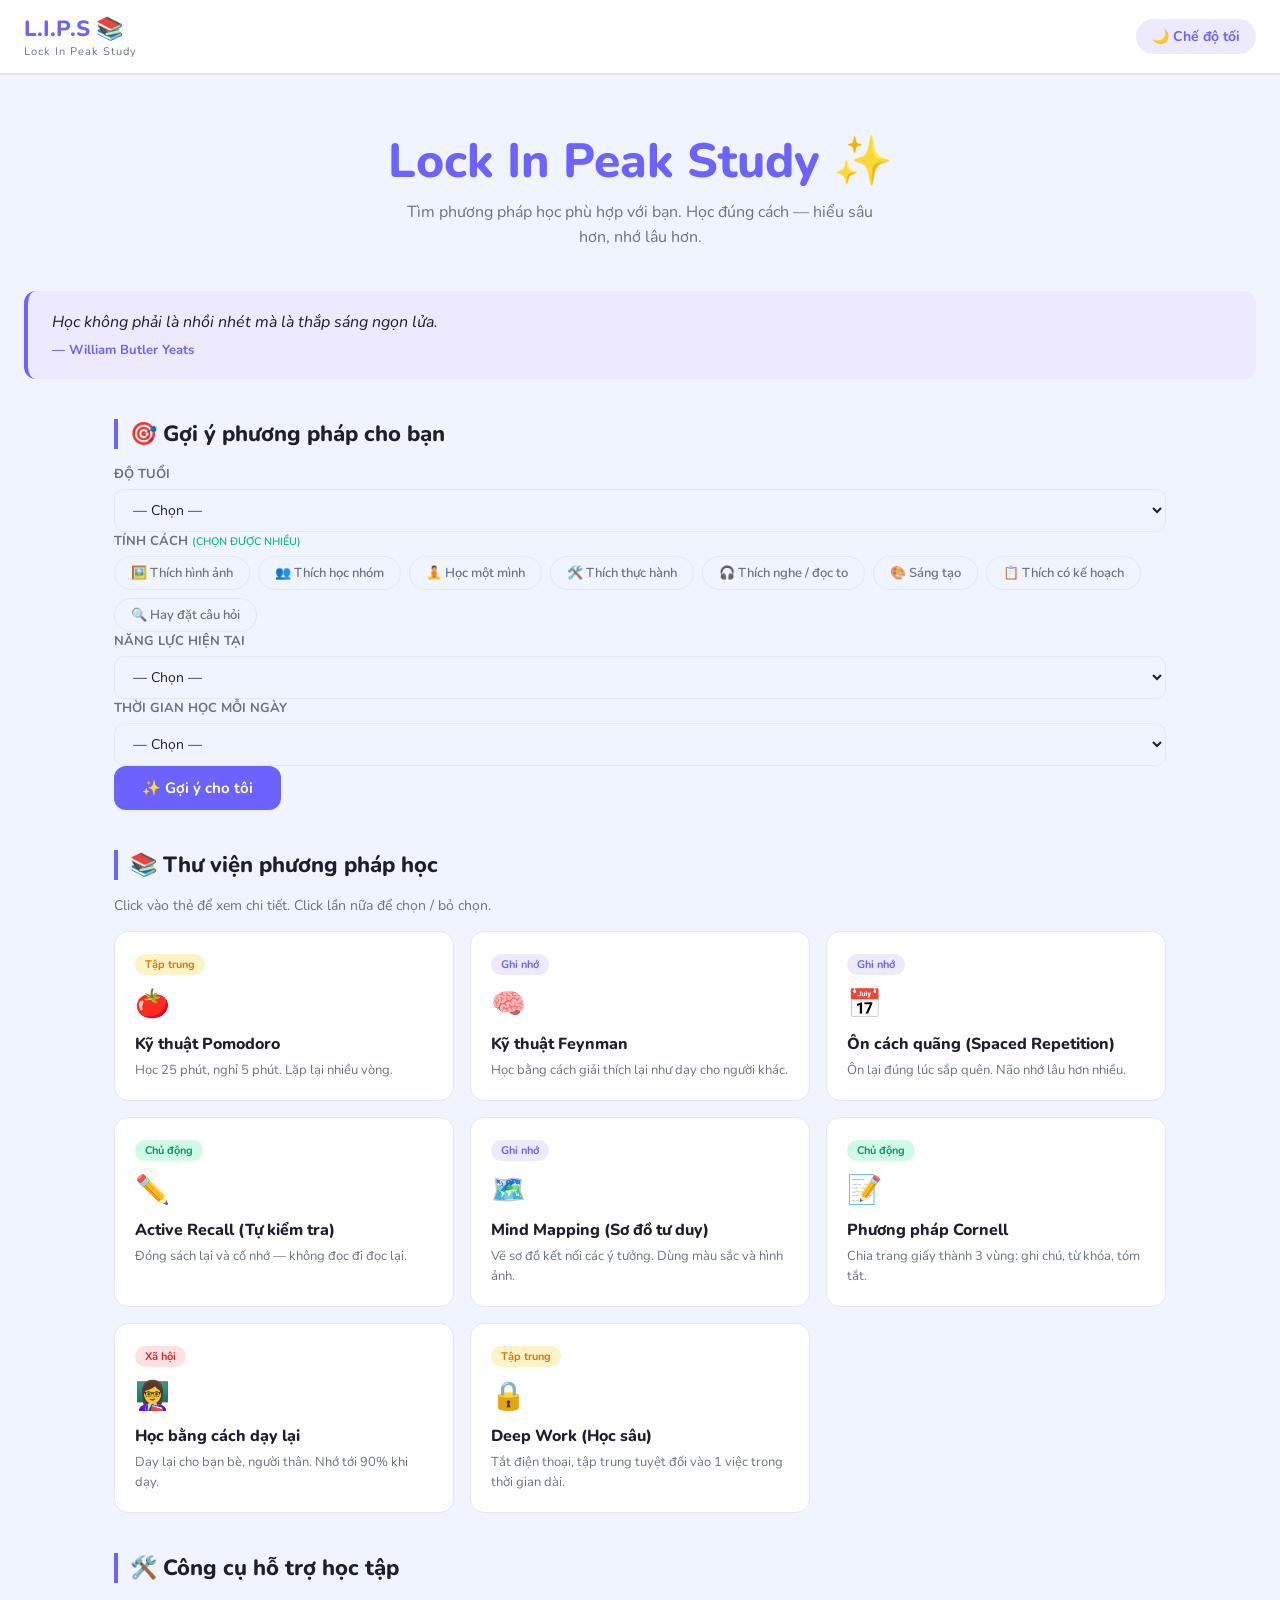
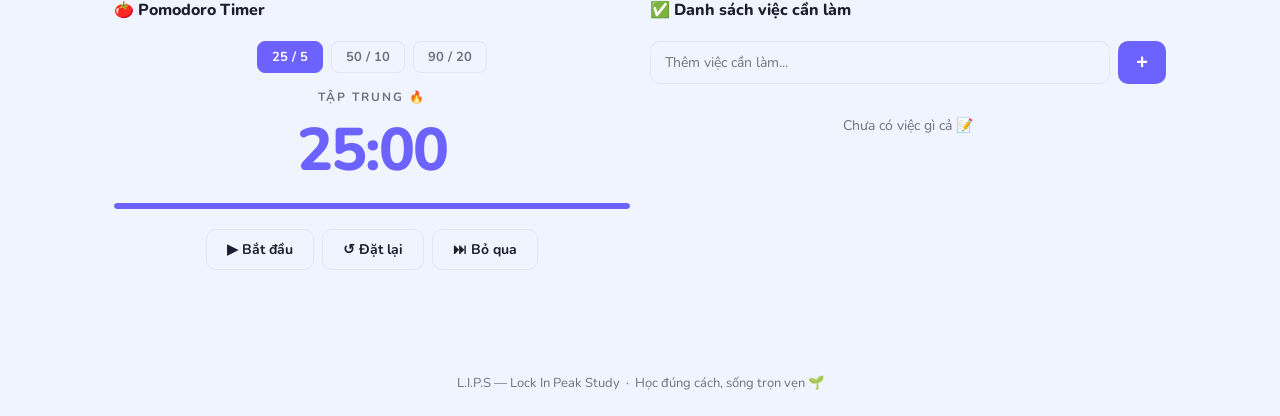
<file: index.html>
<!DOCTYPE html>
<html lang="vi">

<head>
  <meta charset="UTF-8" />
  <meta name="viewport" content="width=device-width, initial-scale=1.0" />
  <title>L.I.P.S — Lock In Peak Study</title>
  <link href="https://fonts.googleapis.com/css2?family=Nunito:wght@400;600;700;800&display=swap" rel="stylesheet" />
  <link rel="stylesheet" href="style.CSS" />
</head>

<body>
  <header class="header">
    <div>
      <div class="logo">L.I.P.S 📚</div>
      <div class="logo-sub">Lock In Peak Study</div>
    </div>
    <button class="btn-theme" onclick="toggleTheme()" id="nutTheme">🌙 Chế độ tối</button>
  </header>
  <div class="hero">
    <h1>Lock In Peak Study ✨</h1>
    <p>Tìm phương pháp học phù hợp với bạn. Học đúng cách — hiểu sâu hơn, nhớ lâu hơn.</p>
  </div>
  <div class="quote-box">
    <p id="quoteText">Đang tải...</p>
    <span id="quoteAuthor"></span>
  </div>
  <main class="main">
    <div class="tieu-de-section">🎯 Gợi ý phương pháp cho bạn</div>
    <div class="the">
      <div class="quiz-luoi">
        <div>
          <label>Độ tuổi</label>
          <select class="o-chon" id="chonTuoi">
            <option value="">— Chọn —</option>
            <option value="cap2">Dưới 15 tuổi</option>
            <option value="cap3">15 – 18 tuổi</option>
            <option value="dh">18 – 25 tuổi</option>
            <option value="nguoilon">Trên 25 tuổi</option>
          </select>
        </div>
        <div class="nhom-tinh-cach">
          <label>Tính cách <small style="color:var(--mau-xanh-la);font-weight:600">(chọn được nhiều)</small></label>
          <div class="tinh-cach-luoi">
            <button class="nut-tinh-cach" data-val="hinh-anh"    onclick="chonTinhCach(this)">🖼️ Thích hình ảnh</button>
            <button class="nut-tinh-cach" data-val="nhom"        onclick="chonTinhCach(this)">👥 Thích học nhóm</button>
            <button class="nut-tinh-cach" data-val="mot-minh"    onclick="chonTinhCach(this)">🧘 Học một mình</button>
            <button class="nut-tinh-cach" data-val="thuc-hanh"   onclick="chonTinhCach(this)">🛠️ Thích thực hành</button>
            <button class="nut-tinh-cach" data-val="nghe"        onclick="chonTinhCach(this)">🎧 Thích nghe / đọc to</button>
            <button class="nut-tinh-cach" data-val="sang-tao"    onclick="chonTinhCach(this)">🎨 Sáng tạo</button>
            <button class="nut-tinh-cach" data-val="co-cau-truc" onclick="chonTinhCach(this)">📋 Thích có kế hoạch</button>
            <button class="nut-tinh-cach" data-val="to-mo"       onclick="chonTinhCach(this)">🔍 Hay đặt câu hỏi</button>
          </div>
        </div>
        <div>
          <label>Năng lực hiện tại</label>
          <select class="o-chon" id="chonNangLuc">
            <option value="">— Chọn —</option>
            <option value="moi">Mới bắt đầu</option>
            <option value="trungbinh">Trung bình</option>
            <option value="kha">Khá / Giỏi</option>
          </select>
        </div>
        <div>
          <label>Thời gian học mỗi ngày</label>
          <select class="o-chon" id="chonThoiGian">
            <option value="">— Chọn —</option>
            <option value="it">Dưới 30 phút</option>
            <option value="vua">30 – 60 phút</option>
            <option value="nhieu">1 – 2 giờ</option>
            <option value="rat-nhieu">Trên 2 giờ</option>
          </select>
        </div>

      </div>

      <button class="btn-goi-y" onclick="layGoiY()">✨ Gợi ý cho tôi</button>
      <div class="ket-qua-goi-y" id="ketQuaGoiY"></div>
    </div>
    <div class="da-chon-box the" id="boxDaChon">
      <strong>✅ Phương pháp bạn đã chọn:</strong>
      <div class="danh-sach-chon" id="danhSachChon"></div>
    </div>
    <div class="tieu-de-section">📚 Thư viện phương pháp học</div>
    <p style="color:var(--mau-chu-mo); margin-bottom:16px; font-size:14px">
      Click vào thẻ để xem chi tiết. Click lần nữa để chọn / bỏ chọn.
    </p>
    <div class="luoi-phuong-phap" id="luoiPhuongPhap"></div>
    <div class="tieu-de-section">🛠️ Công cụ hỗ trợ học tập</div>
    <div class="luoi-cong-cu">
      <div class="the">
        <div class="tieu-de-the">🍅 Pomodoro Timer</div>
        <div class="chon-che-do">
          <button class="btn-che-do hoat-dong" onclick="doiCheDoPomodoro(25, 5, this)">25 / 5</button>
          <button class="btn-che-do"           onclick="doiCheDoPomodoro(50, 10, this)">50 / 10</button>
          <button class="btn-che-do"           onclick="doiCheDoPomodoro(90, 20, this)">90 / 20</button>
        </div>

        <div class="trang-thai-pomo" id="trangThaiPomo">Tập trung 🔥</div>
        <div class="dong-ho" id="dongHo">25:00</div>

        <div class="thanh-tien-trinh">
          <div class="thanh-bar" id="thanhBar"></div>
        </div>

        <div class="nhom-nut-pomo">
          <button class="btn-pomo" onclick="batDung()" id="nutBatDung">▶ Bắt đầu</button>
          <button class="btn-pomo" onclick="datLai()">↺ Đặt lại</button>
          <button class="btn-pomo" onclick="boQua()">⏭ Bỏ qua</button>
        </div>
      </div>
      <div class="the">
        <div class="tieu-de-the">✅ Danh sách việc cần làm</div>

        <div class="nhap-todo">
          <input
            type="text"
            class="o-nhap"
            id="oNhapTodo"
            placeholder="Thêm việc cần làm..."
            onkeydown="if(event.key === 'Enter') themViec()"
          />
          <button class="btn-them" onclick="themViec()">+</button>
        </div>
        <div class="danh-sach-todo" id="danhSachTodo">
          <div class="trong-rong">Chưa có việc gì cả 📝</div>
        </div>
      </div>

    </div>
  </main>
  <footer>L.I.P.S — Lock In Peak Study &nbsp;·&nbsp; Học đúng cách, sống trọn vẹn 🌱</footer>
  <script>

    let dangToiHay = false;

    function toggleTheme() {
      dangToiHay = !dangToiHay;

      if (dangToiHay) {
        document.body.classList.add('toi');
        document.getElementById('nutTheme').textContent = '☀️ Chế độ sáng';
      } else {
        document.body.classList.remove('toi'); 
        document.getElementById('nutTheme').textContent = '🌙 Chế độ tối';
      }
    }
    const danhSachQuote = [
      { loi: "Học không phải là nhồi nhét mà là thắp sáng ngọn lửa.",       nguoi: "William Butler Yeats" },
      { loi: "Đầu tư vào kiến thức luôn cho lãi suất cao nhất.",             nguoi: "Benjamin Franklin" },
      { loi: "Nếu bạn không thể giải thích đơn giản, bạn chưa hiểu đủ sâu.", nguoi: "Albert Einstein" },
      { loi: "Mỗi chuyên gia từng là người mới bắt đầu.",                    nguoi: "Helen Hayes" },
      { loi: "Kỷ luật là cầu nối giữa mục tiêu và thành tựu.",               nguoi: "Jim Rohn" },
      { loi: "Hãy học như bạn sẽ sống mãi mãi.",                             nguoi: "Mahatma Gandhi" },
      { loi: "Kiên trì là bí mật của mọi chiến thắng.",                      nguoi: "Victor Hugo" },
      { loi: "Thành công là tổng của những nỗ lực nhỏ được lặp đi lặp lại.", nguoi: "Robert Collier" },
    ];

    function hienQuoteNgauNhien() {
      const viTri = Math.floor(Math.random() * danhSachQuote.length);
      const quote = danhSachQuote[viTri];

      document.getElementById('quoteText').textContent = quote.loi;
      document.getElementById('quoteAuthor').textContent = '— ' + quote.nguoi;
    }

    hienQuoteNgauNhien();

    const danhSachPhuongPhap = [
      {
        id: 'pomodoro',
        icon: '🍅',
        ten: 'Kỹ thuật Pomodoro',
        loai: 'tap-trung',
        nhan: 'Tập trung',
        tomTat: 'Học 25 phút, nghỉ 5 phút. Lặp lại nhiều vòng.',
        chiTiet: 'Não người chỉ tập trung sâu tối đa 25–50 phút. Pomodoro chia nhỏ thời gian để tránh kiệt sức. Sau 4 vòng, nghỉ dài 15–30 phút. Rất hiệu quả với môn Toán, Lý, Hóa.',
        phuHop: 'Phù hợp: Người hay phân tâm, hay trì hoãn học bài.'
      },
      {
        id: 'feynman',
        icon: '🧠',
        ten: 'Kỹ thuật Feynman',
        loai: 'ghi-nho',
        nhan: 'Ghi nhớ',
        tomTat: 'Học bằng cách giải thích lại như dạy cho người khác.',
        chiTiet: 'Bước 1: Chọn khái niệm cần học. Bước 2: Giải thích như dạy cho người chưa biết gì. Bước 3: Tìm chỗ còn mơ hồ. Bước 4: Quay lại học cho rõ. Lặp đến khi giải thích trôi chảy.',
        phuHop: 'Phù hợp: Học các khái niệm khó, chuẩn bị thi miệng.'
      },
      {
        id: 'spaced',
        icon: '📅',
        ten: 'Ôn cách quãng (Spaced Repetition)',
        loai: 'ghi-nho',
        nhan: 'Ghi nhớ',
        tomTat: 'Ôn lại đúng lúc sắp quên. Não nhớ lâu hơn nhiều.',
        chiTiet: 'Não quên thông tin theo quy luật. Spaced Repetition ôn đúng thời điểm: sau 1 ngày → 3 ngày → 7 ngày → 14 ngày. Dùng app Anki miễn phí để tự động nhắc. Tiết kiệm 50–80% thời gian so với học vẹt.',
        phuHop: 'Phù hợp: Học từ vựng tiếng Anh, công thức, định nghĩa.'
      },
      {
        id: 'active-recall',
        icon: '✏️',
        ten: 'Active Recall (Tự kiểm tra)',
        loai: 'chu-dong',
        nhan: 'Chủ động',
        tomTat: 'Đóng sách lại và cố nhớ — không đọc đi đọc lại.',
        chiTiet: 'Sau khi học xong, đóng sách và viết ra tất cả những gì nhớ được. Sau đó mở sách kiểm tra lại. Nghiên cứu chứng minh cách này hiệu quả hơn đọc lại 50%. Dùng flashcard hoặc làm đề thi thử.',
        phuHop: 'Phù hợp: Ôn thi, học lý thuyết nhiều, môn Sử, Địa.'
      },
      {
        id: 'mind-map',
        icon: '🗺️',
        ten: 'Mind Mapping (Sơ đồ tư duy)',
        loai: 'ghi-nho',
        nhan: 'Ghi nhớ',
        tomTat: 'Vẽ sơ đồ kết nối các ý tưởng. Dùng màu sắc và hình ảnh.',
        chiTiet: 'Đặt chủ đề chính ở giữa, kéo nhánh ra các ý phụ. Dùng màu sắc khác nhau cho từng nhánh. Não xử lý hình ảnh nhanh hơn chữ 60.000 lần. Phần mềm miễn phí: Canva, MindMeister, XMind.',
        phuHop: 'Phù hợp: Người thích hình ảnh, tổng hợp kiến thức nhiều chương.'
      },
      {
        id: 'cornell',
        icon: '📝',
        ten: 'Phương pháp Cornell',
        loai: 'chu-dong',
        nhan: 'Chủ động',
        tomTat: 'Chia trang giấy thành 3 vùng: ghi chú, từ khóa, tóm tắt.',
        chiTiet: 'Cột phải (70%): ghi chú chính khi nghe giảng. Cột trái (30%): câu hỏi / từ khóa sau bài học. Phần dưới: tóm tắt 2–3 câu. Buộc bạn xử lý thông tin 3 lần: ghi → hỏi → tóm tắt.',
        phuHop: 'Phù hợp: Nghe giảng trên lớp, học môn Sử, Địa, Văn.'
      },
      {
        id: 'day-lai',
        icon: '👩‍🏫',
        ten: 'Học bằng cách dạy lại',
        loai: 'xa-hoi',
        nhan: 'Xã hội',
        tomTat: 'Dạy lại cho bạn bè, người thân. Nhớ tới 90% khi dạy.',
        chiTiet: 'Theo Tháp học tập: đọc nhớ 10%, nghe nhớ 20%, thảo luận nhớ 50%, dạy người khác nhớ 90%. Có thể giải thích cho bạn cùng lớp, làm video ngắn, viết bài giải thích.',
        phuHop: 'Phù hợp: Người thích giao tiếp, thích học nhóm.'
      },
      {
        id: 'deep-work',
        icon: '🔒',
        ten: 'Deep Work (Học sâu)',
        loai: 'tap-trung',
        nhan: 'Tập trung',
        tomTat: 'Tắt điện thoại, tập trung tuyệt đối vào 1 việc trong thời gian dài.',
        chiTiet: 'Tắt tất cả thông báo và mạng xã hội. Bắt đầu với 1 giờ, tăng dần. 4 giờ Deep Work mỗi ngày đủ để đạt thành tích xuất sắc. Hiệu quả nhất vào buổi sáng khi não còn tươi tỉnh.',
        phuHop: 'Phù hợp: Học nâng cao, ôn thi đại học, viết luận.'
      },
    ];


    /* ============================================
       4. HIỂN THỊ THẺ PHƯƠNG PHÁP
    ============================================ */

    // Trả về tên class CSS tương ứng với loại phương pháp
    function layClassNhan(loai) {
      if (loai === 'ghi-nho')   return 'nhan-ghi-nho';
      if (loai === 'tap-trung') return 'nhan-tap-trung';
      if (loai === 'chu-dong')  return 'nhan-chu-dong';
      if (loai === 'xa-hoi')    return 'nhan-xa-hoi';
      return '';
    }
    function hienPhuongPhap() {
      const luoi = document.getElementById('luoiPhuongPhap');
      luoi.innerHTML = danhSachPhuongPhap.map(function(pp) {
        return `
          <div class="the-pp" id="the-${pp.id}" onclick="bopChon('${pp.id}')">
            <span class="nhan ${layClassNhan(pp.loai)}">${pp.nhan}</span>
            <div class="icon">${pp.icon}</div>
            <div class="ten">${pp.ten}</div>
            <div class="tom-tat">${pp.tomTat}</div>
            <div class="chi-tiet">
              ${pp.chiTiet}
              <br><br>
              <span style="color:var(--mau-xanh-la); font-weight:700">✅ ${pp.phuHop}</span>
            </div>
          </div>
        `;
      }).join('');
    }

    hienPhuongPhap();
    const daPhuongPhapChon = new Set();

    function bopChon(id) {
      const the = document.getElementById('the-' + id);
      const dangMo = the.classList.contains('mo'); 
      document.querySelectorAll('.the-pp').forEach(function(t) {
        t.classList.remove('mo');
      });
      if (!dangMo) {
        the.classList.add('mo');
      }
      if (daPhuongPhapChon.has(id)) {
        daPhuongPhapChon.delete(id);
        the.classList.remove('da-chon');
      } else {
        daPhuongPhapChon.add(id);
        the.classList.add('da-chon');
      }

      capNhatDaChon();
    }
    function capNhatDaChon() {
      const box  = document.getElementById('boxDaChon');
      const danh = document.getElementById('danhSachChon');

      if (daPhuongPhapChon.size === 0) {
        box.classList.remove('hien');
        return;
      }

      box.classList.add('hien');
      danh.innerHTML = [...daPhuongPhapChon].map(function(id) {
        const pp = danhSachPhuongPhap.find(function(x) { return x.id === id; });
        return `
          <div class="chip">
            ${pp.icon} ${pp.ten}
            <button onclick="boChon('${id}')">×</button>
          </div>
        `;
      }).join('');
    }
    function boChon(id) {
      daPhuongPhapChon.delete(id);
      const the = document.getElementById('the-' + id);
      if (the) the.classList.remove('da-chon', 'mo');
      capNhatDaChon();
    }
    function chonTinhCach(nut) {
      nut.classList.toggle('chon');
    }
    function layTinhCach() {
      const cacNutChon = document.querySelectorAll('.nut-tinh-cach.chon');
      return [...cacNutChon].map(function(n) { return n.dataset.val; });
    }
    function layGoiY() {
      const tuoi     = document.getElementById('chonTuoi').value;
      const tinhCach = layTinhCach();
      const nangLuc  = document.getElementById('chonNangLuc').value;
      const thoiGian = document.getElementById('chonThoiGian').value;
      function co() {
        var vals = Array.from(arguments);
        return vals.some(function(v) { return tinhCach.includes(v); });
      }

      var cacGoiY = []; 
      if (tuoi === 'cap2' || tuoi === 'cap3') {
        cacGoiY.push('📌 <b>Pomodoro 25/5</b> rất hợp cho học sinh — học ngắn, nghỉ đủ, không bị kiệt sức.');
      }
      if (tuoi === 'nguoilon') {
        cacGoiY.push('📌 <b>Deep Work</b> phù hợp khi cần học sâu một chủ đề trong thời gian dài.');
      }
      if (co('hinh-anh', 'sang-tao')) {
        cacGoiY.push('🖼️ Bạn thích hình ảnh / sáng tạo → dùng <b>Mind Mapping</b> để tổng hợp kiến thức bằng sơ đồ màu sắc.');
      }
      if (co('nhom')) {
        cacGoiY.push('👥 Bạn thích học nhóm → thử <b>Học bằng cách dạy lại</b> cho bạn bè, não nhớ tới 90%.');
      }
      if (co('mot-minh')) {
        cacGoiY.push('🧘 Bạn thích học một mình → <b>Deep Work + Feynman</b>: tập trung sâu rồi tự giải thích lại.');
      }
      if (co('thuc-hanh')) {
        cacGoiY.push('🛠️ Bạn thích thực hành → <b>Active Recall</b>: đóng sách, tự nhớ lại và làm bài tập ngay.');
      }
      if (co('co-cau-truc')) {
        cacGoiY.push('📋 Bạn thích có kế hoạch → <b>Cornell Notes + Ôn cách quãng</b>: ghi chú có hệ thống, ôn theo lịch.');
      }
      if (co('to-mo', 'nghe')) {
        cacGoiY.push('🔍 Bạn hay đặt câu hỏi → luôn hỏi "Tại sao?" khi học, đây là cách hiểu sâu nhất.');
      }
      if (thoiGian === 'it') {
        cacGoiY.push('⏱️ Dưới 30 phút/ngày → tập trung vào <b>Ôn cách quãng</b> (dùng Anki 15 phút mỗi sáng) là hiệu quả nhất.');
      }
      if (thoiGian === 'rat-nhieu') {
        cacGoiY.push('⏱️ Hơn 2 giờ/ngày → dùng <b>Pomodoro 50/10</b> hoặc <b>90/20</b> để tránh kiệt sức não.');
      }
      if (nangLuc === 'moi') {
        cacGoiY.push('🌱 Mới bắt đầu → chia nhỏ bài học, mỗi ngày chỉ học một phần nhỏ thôi, đừng cố học hết một lúc.');
      }
      if (nangLuc === 'kha') {
        cacGoiY.push('🚀 Đã khá giỏi → xen kẽ nhiều dạng bài để não không "học theo quen tay", luyện cả phần mình đã giỏi lẫn phần yếu.');
      }
      if (cacGoiY.length === 0) {
        cacGoiY.push('💡 Hãy thử <b>Pomodoro + Active Recall</b>: học 25 phút, sau đó đóng sách ghi lại những gì nhớ được. Đây là combo phổ biến nhất!');
      }
      const khung = document.getElementById('ketQuaGoiY');
      khung.innerHTML = '<b>💡 Gợi ý dành riêng cho bạn:</b><br><br>'
        + cacGoiY.map(function(g) {
            return '<div style="margin-bottom:10px">• ' + g + '</div>';
          }).join('');
      khung.classList.add('hien'); 
    }
    let gioLam     = 25;     
    let gioNghi    = 5;       
    let giayConLai = 25 * 60; 
    let dangChay   = false;  
    let dangNghi   = false;   
    let idInterval = null;   

    function capNhatDongHo() {
      const phut = Math.floor(giayConLai / 60);
      const giay = giayConLai % 60;            
      const chuoiHienThi = phut.toString().padStart(2, '0') + ':' + giay.toString().padStart(2, '0');
      document.getElementById('dongHo').textContent = chuoiHienThi;
      document.getElementById('trangThaiPomo').textContent = dangNghi ? 'Đang nghỉ 🌿' : 'Tập trung 🔥';
      const tongGiay = (dangNghi ? gioNghi : gioLam) * 60;
      const phanTram = (giayConLai / tongGiay) * 100;
      document.getElementById('thanhBar').style.width = phanTram + '%';
    }
    function doiCheDoPomodoro(lam, nghi, nutBamVao) {
      document.querySelectorAll('.btn-che-do').forEach(function(n) {
        n.classList.remove('hoat-dong');
      });
      nutBamVao.classList.add('hoat-dong');
      gioLam  = lam;
      gioNghi = nghi;
      datLai(); 
    }
    function batDung() {
      if (dangChay) {
        dangChay = false;
        clearInterval(idInterval); 
        document.getElementById('nutBatDung').textContent = '▶ Tiếp tục';
      } else {
        dangChay = true;
        document.getElementById('nutBatDung').textContent = '⏸ Tạm dừng';
        idInterval = setInterval(function() {
          giayConLai--;
          if (giayConLai <= 0) {
            dangNghi   = !dangNghi;
            giayConLai = (dangNghi ? gioNghi : gioLam) * 60;
          }
          capNhatDongHo();
        }, 1000);
      }
    }
    function datLai() {
      clearInterval(idInterval);
      dangChay   = false;
      dangNghi   = false;
      giayConLai = gioLam * 60;
      document.getElementById('nutBatDung').textContent = '▶ Bắt đầu';
      capNhatDongHo();
    }
    function boQua() {
      clearInterval(idInterval);
      dangChay   = false;
      dangNghi   = !dangNghi;
      giayConLai = (dangNghi ? gioNghi : gioLam) * 60;
      document.getElementById('nutBatDung').textContent = '▶ Bắt đầu';
      capNhatDongHo();
    }

    capNhatDongHo();
    let danhSachViec = [];
    function themViec() {
      const oNhap   = document.getElementById('oNhapTodo');
      const noiDung = oNhap.value.trim();
      if (noiDung === '') return;
      danhSachViec.push({
        id:      Date.now(),
        noiDung: noiDung,
        xong:    false
      });
      oNhap.value = '';
      veViec();
    }
    function veViec() {
      const khung = document.getElementById('danhSachTodo');
      if (danhSachViec.length === 0) {
        khung.innerHTML = '<div class="trong-rong">Chưa có việc gì cả 📝</div>';
        return;
      }
      khung.innerHTML = danhSachViec.map(function(viec) {
        return `
          <div class="item-todo ${viec.xong ? 'hoan-thanh' : ''}">
            <div class="hop-tick" onclick="tickViec(${viec.id})">${viec.xong ? '✓' : ''}</div>
            <span class="chu-todo">${viec.noiDung}</span>
            <button class="btn-xoa" onclick="xoaViec(${viec.id})">×</button>
          </div>
        `;
      }).join('');
    }
    function tickViec(id) {
      const viec = danhSachViec.find(function(v) { return v.id === id; });
      if (viec) {
        viec.xong = !viec.xong; 
        veViec();
      }
    }
    function xoaViec(id) {
      danhSachViec = danhSachViec.filter(function(v) { return v.id !== id; });
      veViec();
    }
  </script>
</body>
</html>
</file>
<file: style.CSS>
:root {
  --mau-nen: #f0f4ff;
  --mau-nen-the: #ffffff;
  --mau-chu: #1e1e2e;
  --mau-chu-mo: #6b7280;
  --mau-chinh: #6c63ff;
  --mau-chinh-nhat: #ede9ff;
  --mau-vang: #f59e0b;
  --mau-xanh-la: #10b981;
  --mau-do: #ef4444;
  --mau-vien: #e2e8f0;
  --bong: 0 2px 12px rgba(0, 0, 0, 0.08);
}

body.toi {
  --mau-nen: #0f0f1a;
  --mau-nen-the: #1a1a2e;
  --mau-chu: #e8e8f5;
  --mau-chu-mo: #8888aa;
  --mau-chinh-nhat: #2a2550;
  --mau-vien: #2a2a40;
  --bong: 0 2px 12px rgba(0, 0, 0, 0.3);
}
* {
  margin: 0;
  padding: 0;
  box-sizing: border-box;
}
body {
  font-family: 'Nunito', sans-serif;
  background-color: var(--mau-nen);
  color: var(--mau-chu);
  transition: background-color 0.3s, color 0.3s;
}
.header {
  position: sticky;
  top: 0;
  z-index: 99;
  background-color: var(--mau-nen-the);
  border-bottom: 2px solid var(--mau-vien);
  padding: 14px 24px;
  display: flex;
  align-items: center;
  justify-content: space-between;
  transition: background-color 0.3s;
}

.logo {
  font-size: 22px;
  font-weight: 800;
  color: var(--mau-chinh);
}

.logo-sub {
  font-size: 11px;
  color: var(--mau-chu-mo);
  letter-spacing: 1px;
}

.btn-theme {
  padding: 8px 16px;
  background-color: var(--mau-chinh-nhat);
  color: var(--mau-chinh);
  border: none;
  border-radius: 20px;
  font-family: 'Nunito', sans-serif;
  font-size: 14px;
  font-weight: 700;
  cursor: pointer;
  transition: opacity 0.2s;
}

.btn-theme:hover {
  opacity: 0.8;
}
.hero {
  text-align: center;
  padding: 60px 24px 40px;
}

.hero h1 {
  font-size: 48px;
  font-weight: 800;
  color: var(--mau-chinh);
  line-height: 1.1;
}

.hero p {
  margin-top: 12px;
  font-size: 16px;
  color: var(--mau-chu-mo);
  max-width: 480px;
  margin-inline: auto;
  line-height: 1.6;
}
.quote-box {
  margin: 0 24px 32px;
  padding: 20px 24px;
  background-color: var(--mau-chinh-nhat);
  border-left: 4px solid var(--mau-chinh);
  border-radius: 12px;
  transition: background-color 0.3s;
}

.quote-box p {
  font-size: 16px;
  font-style: italic;
  color: var(--mau-chu);
}

.quote-box span {
  display: block;
  margin-top: 8px;
  font-size: 13px;
  font-weight: 700;
  color: var(--mau-chinh);
}
.main {
  max-width: 1100px;
  margin: 0 auto;
  padding: 0 24px 80px;
}

.tieu-de-section {
  font-size: 22px;
  font-weight: 800;
  margin: 40px 0 16px;
  border-left: 4px solid var(--mau-chinh);
  padding-left: 12px;
}
  background-color: var(--mau-nen-the);
  border: 1.5px solid var(--mau-vien);
  border-radius: 16px;
  padding: 24px;
  box-shadow: var(--bong);
  transition: background-color 0.3s;
}
.quiz-luoi {
  display: grid;
  grid-template-columns: repeat(auto-fit, minmax(200px, 1fr));
  gap: 16px;
  margin-bottom: 20px;
}

.quiz-luoi label {
  display: block;
  font-size: 13px;
  font-weight: 700;
  color: var(--mau-chu-mo);
  margin-bottom: 6px;
  text-transform: uppercase;
}

.o-chon {
  width: 100%;
  padding: 10px 14px;
  border: 1.5px solid var(--mau-vien);
  border-radius: 10px;
  background-color: var(--mau-nen);
  color: var(--mau-chu);
  font-family: 'Nunito', sans-serif;
  font-size: 14px;
  cursor: pointer;
  outline: none;
  transition: border-color 0.2s;
}

.o-chon:focus {
  border-color: var(--mau-chinh);
}

/* Nhóm tính cách — trải full chiều rộng */
.nhom-tinh-cach {
  grid-column: 1 / -1;
}

.tinh-cach-luoi {
  display: flex;
  flex-wrap: wrap;
  gap: 8px;
  margin-top: 6px;
}

.nut-tinh-cach {
  padding: 7px 16px;
  border: 1.5px solid var(--mau-vien);
  border-radius: 20px;
  background-color: var(--mau-nen);
  color: var(--mau-chu-mo);
  font-family: 'Nunito', sans-serif;
  font-size: 13px;
  font-weight: 600;
  cursor: pointer;
  transition: all 0.2s;
}

.nut-tinh-cach.chon {
  background-color: var(--mau-chinh);
  border-color: var(--mau-chinh);
  color: white;
}

.btn-goi-y {
  padding: 12px 28px;
  background-color: var(--mau-chinh);
  color: white;
  border: none;
  border-radius: 12px;
  font-family: 'Nunito', sans-serif;
  font-size: 15px;
  font-weight: 700;
  cursor: pointer;
  transition: opacity 0.2s;
}

.btn-goi-y:hover {
  opacity: 0.85;
}

.ket-qua-goi-y {
  display: none;
  margin-top: 16px;
  padding: 16px;
  background-color: var(--mau-chinh-nhat);
  border-left: 4px solid var(--mau-xanh-la);
  border-radius: 10px;
  font-size: 14px;
  line-height: 1.8;
  transition: background-color 0.3s;
}

/* Khi JS thêm class "hien" thì hiện ra */
.ket-qua-goi-y.hien {
  display: block;
}
.luoi-phuong-phap {
  display: grid;
  grid-template-columns: repeat(auto-fill, minmax(280px, 1fr));
  gap: 16px;
  margin-bottom: 16px;
}

.the-pp {
  background-color: var(--mau-nen-the);
  border: 1.5px solid var(--mau-vien);
  border-radius: 14px;
  padding: 20px;
  cursor: pointer;
  transition: transform 0.2s, border-color 0.2s, background-color 0.3s;
}

.the-pp:hover {
  transform: translateY(-3px);
  border-color: var(--mau-chinh);
}

.the-pp.da-chon {
  border-color: var(--mau-chinh);
  background-color: var(--mau-chinh-nhat);
}

.the-pp .icon {
  font-size: 28px;
  margin-bottom: 10px;
}

.the-pp .ten {
  font-size: 16px;
  font-weight: 800;
  margin-bottom: 6px;
}

.the-pp .tom-tat {
  font-size: 13px;
  color: var(--mau-chu-mo);
  line-height: 1.5;
}

.the-pp .chi-tiet {
  display: none;
  margin-top: 12px;
  padding-top: 12px;
  border-top: 1px solid var(--mau-vien);
  font-size: 13px;
  line-height: 1.7;
}

/* Khi JS thêm class "mo" thì chi tiết hiện ra */
.the-pp.mo .chi-tiet {
  display: block;
}

/* Nhãn màu cho từng loại phương pháp */
.nhan {
  display: inline-block;
  padding: 3px 10px;
  border-radius: 20px;
  font-size: 11px;
  font-weight: 700;
  margin-bottom: 10px;
}

.nhan-ghi-nho   { background-color: #ede9ff; color: #6c63ff; }
.nhan-tap-trung { background-color: #fef3c7; color: #d97706; }
.nhan-chu-dong  { background-color: #d1fae5; color: #059669; }
.nhan-xa-hoi    { background-color: #fee2e2; color: #dc2626; }

/* Vùng phương pháp đã chọn */
.da-chon-box {
  display: none;
  margin-bottom: 24px;
}

.da-chon-box.hien {
  display: block;
}

.danh-sach-chon {
  display: flex;
  flex-wrap: wrap;
  gap: 8px;
  margin-top: 12px;
}

.chip {
  display: flex;
  align-items: center;
  gap: 6px;
  padding: 6px 14px;
  background-color: var(--mau-chinh-nhat);
  border: 1.5px solid var(--mau-chinh);
  border-radius: 20px;
  color: var(--mau-chinh);
  font-size: 13px;
  font-weight: 600;
}

.chip button {
  background: none;
  border: none;
  color: var(--mau-chinh);
  cursor: pointer;
  font-size: 16px;
}
.luoi-cong-cu {
  display: grid;
  grid-template-columns: 1fr 1fr;
  gap: 20px;
}
@media (max-width: 640px) {
  .luoi-cong-cu { grid-template-columns: 1fr; }
  .hero h1 { font-size: 36px; }
}

.tieu-de-the {
  font-size: 16px;
  font-weight: 800;
  margin-bottom: 20px;
}
.chon-che-do {
  display: flex;
  gap: 8px;
  justify-content: center;
  margin-bottom: 16px;
}
.btn-che-do {
  padding: 6px 14px;
  border: 1.5px solid var(--mau-vien);
  border-radius: 8px;
  background: none;
  color: var(--mau-chu-mo);
  font-family: 'Nunito', sans-serif;
  font-size: 13px;
  font-weight: 700;
  cursor: pointer;
  transition: all 0.2s;
}

.btn-che-do.hoat-dong {
  background-color: var(--mau-chinh);
  border-color: var(--mau-chinh);
  color: white;
}

.trang-thai-pomo {
  text-align: center;
  font-size: 12px;
  font-weight: 700;
  letter-spacing: 2px;
  color: var(--mau-chu-mo);
  text-transform: uppercase;
  margin-bottom: 4px;
}

.dong-ho {
  text-align: center;
  font-size: 60px;
  font-weight: 800;
  color: var(--mau-chinh);
  letter-spacing: -2px;
  margin-bottom: 12px;
}

.thanh-tien-trinh {
  height: 6px;
  background-color: var(--mau-vien);
  border-radius: 6px;
  margin-bottom: 20px;
  overflow: hidden;
}

.thanh-bar {
  height: 100%;
  background-color: var(--mau-chinh);
  border-radius: 6px;
  width: 100%;
  transition: width 0.5s;
}

.nhom-nut-pomo {
  display: flex;
  gap: 8px;
  justify-content: center;
}

.btn-pomo {
  padding: 10px 20px;
  border: 1.5px solid var(--mau-vien);
  border-radius: 10px;
  background-color: var(--mau-nen);
  color: var(--mau-chu);
  font-family: 'Nunito', sans-serif;
  font-size: 14px;
  font-weight: 700;
  cursor: pointer;
  transition: all 0.2s;
}

.btn-pomo:hover {
  background-color: var(--mau-chinh);
  border-color: var(--mau-chinh);
  color: white;
}

/* --- TO-DO LIST --- */
.nhap-todo {
  display: flex;
  gap: 8px;
  margin-bottom: 12px;
}

.o-nhap {
  flex: 1;
  padding: 10px 14px;
  border: 1.5px solid var(--mau-vien);
  border-radius: 10px;
  background-color: var(--mau-nen);
  color: var(--mau-chu);
  font-family: 'Nunito', sans-serif;
  font-size: 14px;
  outline: none;
  transition: border-color 0.2s;
}

.o-nhap:focus {
  border-color: var(--mau-chinh);
}

.btn-them {
  padding: 10px 18px;
  background-color: var(--mau-chinh);
  color: white;
  border: none;
  border-radius: 10px;
  font-size: 20px;
  font-weight: 700;
  cursor: pointer;
}

.danh-sach-todo {
  display: flex;
  flex-direction: column;
  gap: 6px;
  max-height: 260px;
  overflow-y: auto;
}

.item-todo {
  display: flex;
  align-items: center;
  gap: 10px;
  padding: 10px 12px;
  background-color: var(--mau-nen);
  border: 1.5px solid var(--mau-vien);
  border-radius: 10px;
  transition: opacity 0.2s;
}

.item-todo.hoan-thanh {
  opacity: 0.5;
}

.item-todo.hoan-thanh .chu-todo {
  text-decoration: line-through;
}

.hop-tick {
  width: 20px;
  height: 20px;
  border: 2px solid var(--mau-vien);
  border-radius: 6px;
  display: flex;
  align-items: center;
  justify-content: center;
  cursor: pointer;
  font-size: 12px;
  flex-shrink: 0;
  color: white;
  transition: all 0.2s;
}

.item-todo.hoan-thanh .hop-tick {
  background-color: var(--mau-xanh-la);
  border-color: var(--mau-xanh-la);
}

.chu-todo {
  flex: 1;
  font-size: 14px;
}

.btn-xoa {
  background: none;
  border: none;
  color: var(--mau-chu-mo);
  font-size: 18px;
  cursor: pointer;
  transition: color 0.2s;
}

.btn-xoa:hover {
  color: var(--mau-do);
}

.trong-rong {
  text-align: center;
  padding: 20px;
  color: var(--mau-chu-mo);
  font-size: 14px;
}
footer {
  text-align: center;
  padding: 24px;
  font-size: 13px;
  color: var(--mau-chu-mo);
}
</file>
